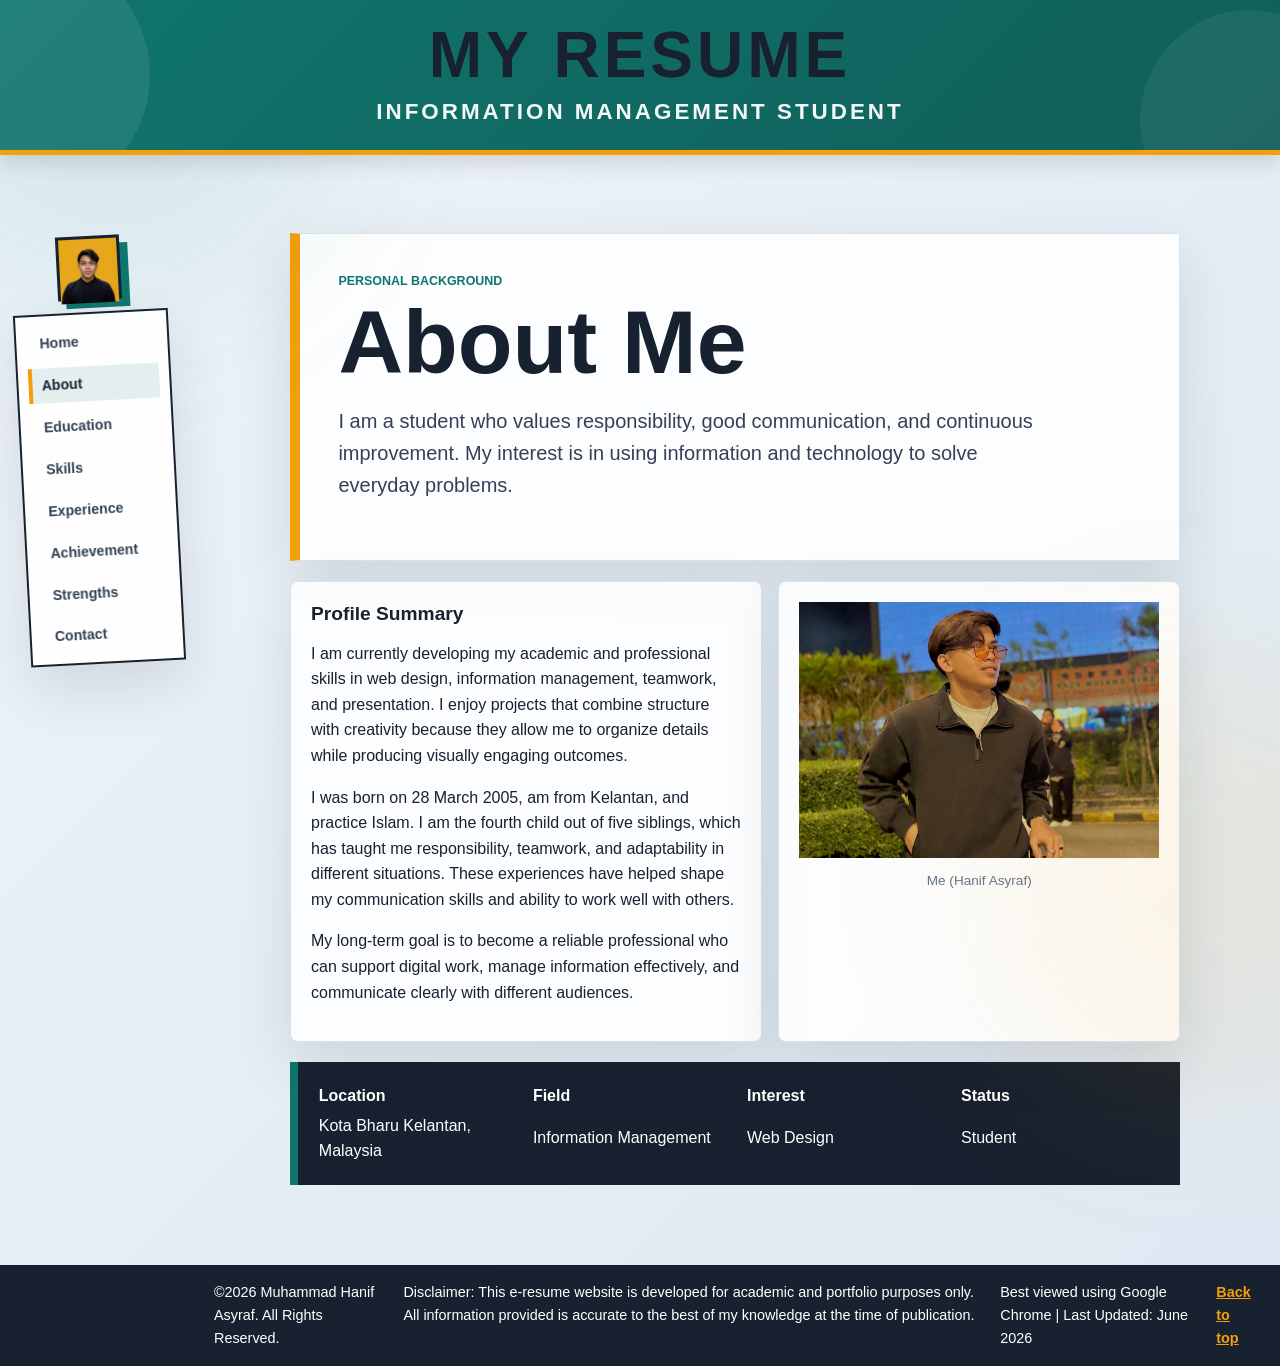
<file: about.html>
<!DOCTYPE html>
<html lang="en">
    <header class="resume-header">
    <h1>MY RESUME</h1>
    <p>INFORMATION MANAGEMENT STUDENT</p>
  </header>
<head>
  <meta charset="UTF-8">
  <meta name="viewport" content="width=device-width, initial-scale=1.0">
  <meta name="description" content="About page for a professional e-resume website.">
  <meta name="keywords" content="about me, background, e-resume">
  <meta name="author" content="Your Name">
  <title>About | Professional E-Resume</title>
  <link rel="stylesheet" href="css/style.css">
  <script defer src="js/script.js"></script>
</head>
<body>
  <a class="skip-link" href="#main">Skip to content</a>
  <aside class="side-map" aria-label="Site map">
    <a class="brand-mark" href="student.html" aria-label="Open student details">
      <img src="assets/images/profil2.jpg" alt=""></a>
    <nav>
      <a href="index.html">Home</a>
      <a class="active" href="about.html">About</a>
      <a href="education.html">Education</a>
      <a href="skills.html">Skills</a>
      <a href="experience.html">Experience</a>
      <a href="achievement.html">Achievement</a>
      <a href="strengths.html">Strengths</a>
      <a href="contact.html">Contact</a>
    </nav>
  </aside>

  <main id="main" class="page-shell">
    <header class="page-header">
      <p class="eyebrow">Personal background</p>
      <h1>About Me</h1>
      <p class="lead">I am a student who values responsibility, good communication, and continuous improvement. My interest is in using information and technology to solve everyday problems.</p>
    </header>

    <section class="two-column">
      <article class="story-card">
        <h2>Profile Summary</h2>
        <p>I am currently developing my academic and professional skills in web design, information management, teamwork, and presentation. I enjoy projects that combine structure with creativity because they allow me to organize details while producing visually engaging outcomes.</p>

       <p>I was born on 28 March 2005, am from Kelantan, and practice Islam. I am the fourth child out of five siblings, which has taught me responsibility, teamwork, and adaptability in different situations. These experiences have helped shape my communication skills and ability to work well with others.</p>

        <p>My long-term goal is to become a reliable professional who can support digital work, manage information effectively, and communicate clearly with different audiences.</p>
      </article>
      <figure class="image-note">
        <img src="assets/images/about.jpg" alt="Graphic showing organized resume cards">
        <center><figcaption>Me (Hanif Asyraf)</figcaption></center>
      </figure>
    </section>

    <section class="fact-strip" aria-label="Personal facts">
      <div><strong>Location</strong><span>Kota Bharu Kelantan, Malaysia</span></div>
      <div><strong>Field</strong><span>Information Management</span></div>
      <div><strong>Interest</strong><span>Web Design</span></div>
      <div><strong>Status</strong><span>Student</span></div>
    </section>
  </main>

  <footer class="site-footer">
    <p>&copy;2026 Muhammad Hanif Asyraf. All Rights Reserved.</p>

<p>Disclaimer: This e-resume website is developed for academic and portfolio purposes only. All information provided is accurate to the best of my knowledge at the time of publication.</p>

<p>Best viewed using Google Chrome | Last Updated: June 2026</p>
    <a href="#main">Back to top</a>
  </footer>
</body>
</html>
</file>
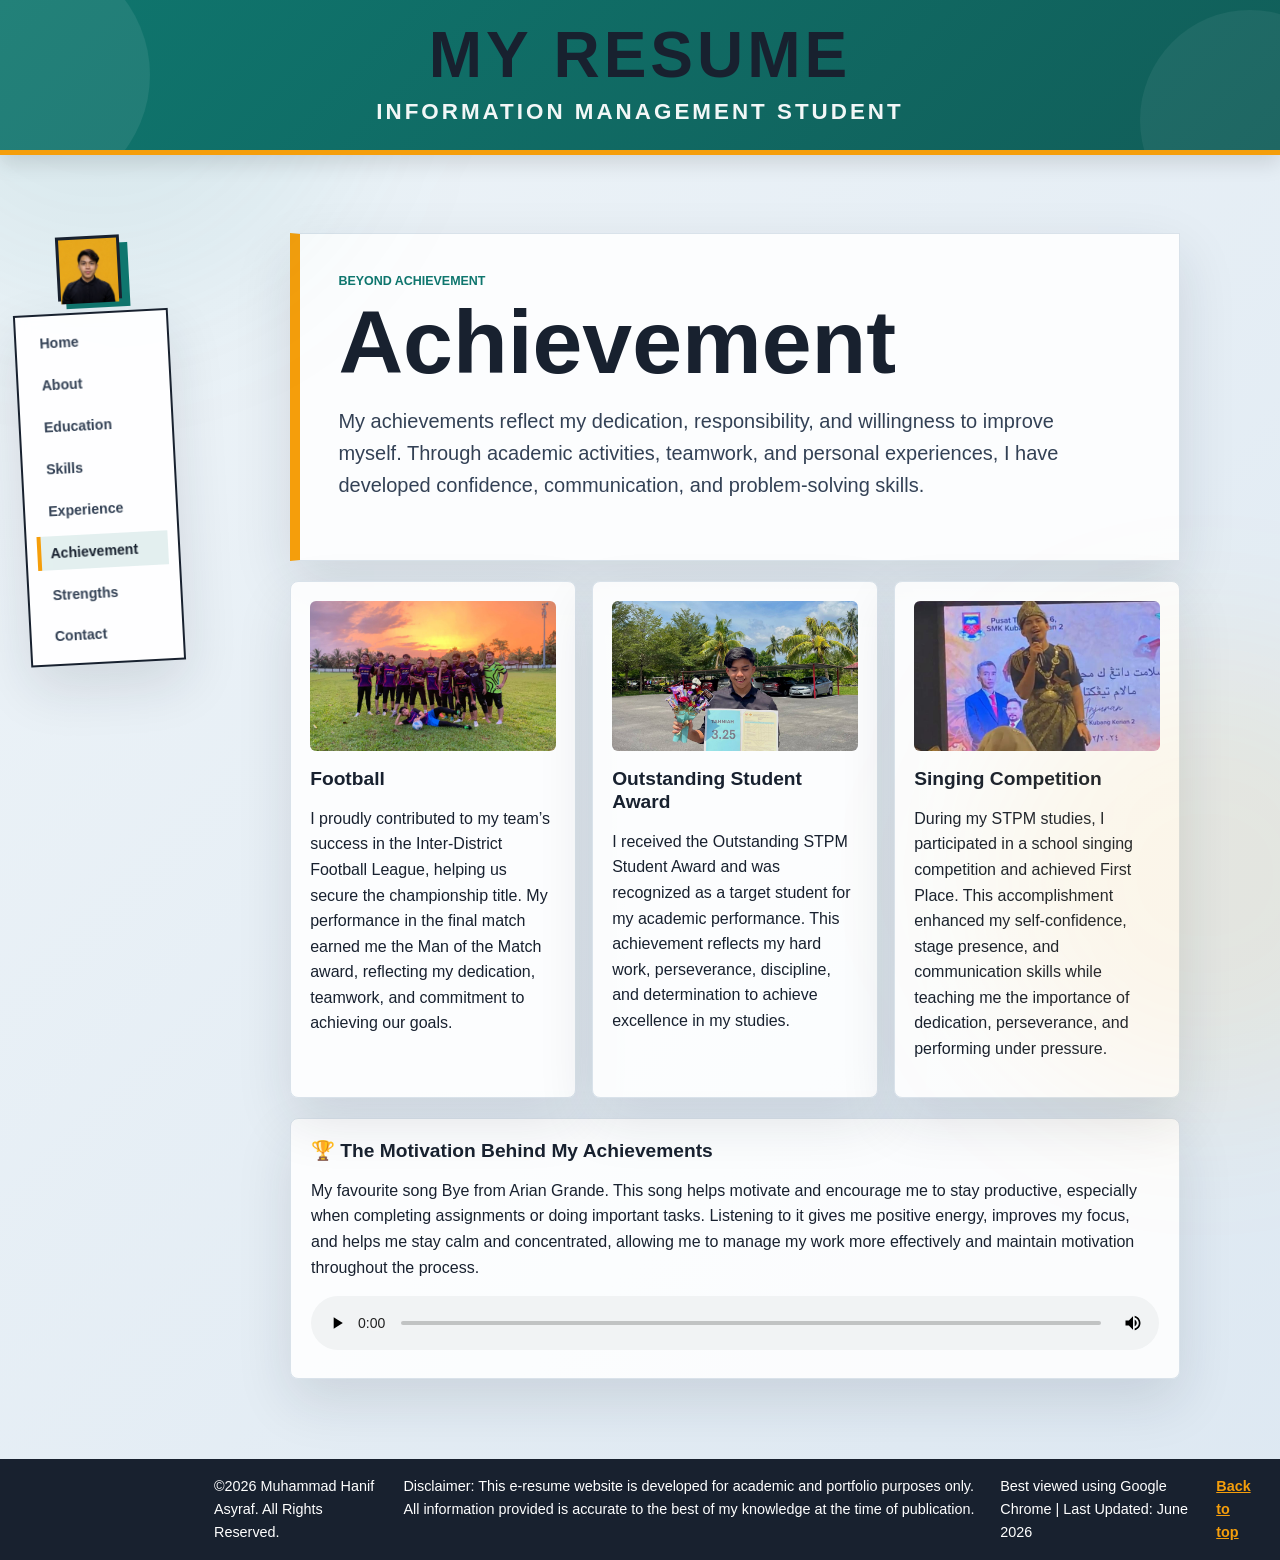
<file: achievement.html>
<!DOCTYPE html>
<html lang="en">
    <header class="resume-header">
    <h1>MY RESUME</h1>
    <p>INFORMATION MANAGEMENT STUDENT</p>
  </header>
<head>
  <meta charset="UTF-8">
  <meta name="viewport" content="width=device-width, initial-scale=1.0">
  <meta name="description" content="Hobbies page for a professional e-resume website.">
  <meta name="keywords" content="hobbies, interests, lifestyle, e-resume">
  <meta name="author" content="Your Name">
  <title>Achievement | Professional E-Resume</title>
  <link rel="stylesheet" href="css/style.css">
  <script defer src="js/script.js"></script>
</head>
<body>
  <a class="skip-link" href="#main">Skip to content</a>
  <aside class="side-map" aria-label="Site map">
    <a class="brand-mark" href="student.html" aria-label="Open student details">
      <img src="assets/images/profil2.jpg" alt="">
    </a>
    <nav>
      <a href="index.html">Home</a>
      <a href="about.html">About</a>
      <a href="education.html">Education</a>
      <a href="skills.html">Skills</a>
      <a href="experience.html">Experience</a>
      <a class="active" href="achievement.html">Achievement</a>
      <a href="strengths.html">Strengths</a>
      <a href="contact.html">Contact</a>
    </nav>
  </aside>

  <main id="main" class="page-shell">
    <header class="page-header">
      <p class="eyebrow">Beyond achievement</p>
      <h1>Achievement</h1>
      <p class="lead">My achievements reflect my dedication, responsibility, and willingness to improve myself. Through academic activities, teamwork, and personal experiences, I have developed confidence, communication, and problem-solving skills.</p>
    </header>

    <section class="hobby-grid">
      <article>
        <img src="assets/images/football.jpg" alt="Reading hobby illustration">
        <h2>Football</h2>
        <p>I proudly contributed to my team’s success in the Inter-District Football League, helping us secure the championship title. My performance in the final match earned me the Man of the Match award, reflecting my dedication, teamwork, and commitment to achieving our goals.</p>
      </article>
      <article>
        <img src="assets/images/acvhievement.jpg" alt="Design hobby illustration">
        <h2>Outstanding Student Award</h2>
        <p>I received the Outstanding STPM Student Award and was recognized as a target student for my academic performance. This achievement reflects my hard work, perseverance, discipline, and determination to achieve excellence in my studies.</p>
      </article>
      <article>
        <img src="assets/images/Sing.jpg" alt="Music hobby illustration">
        <h2>Singing Competition</h2>
        <p>During my STPM studies, I participated in a school singing competition and achieved First Place. This accomplishment enhanced my self-confidence, stage presence, and communication skills while teaching me the importance of dedication, perseverance, and performing under pressure.</p>
      </article>
    </section>

    <section class="audio-box">
      <h2>🏆 The Motivation Behind My Achievements</h2>
      <p>My favourite song Bye from Arian Grande. This song helps motivate and encourage me to stay productive, especially when completing assignments or doing important tasks. Listening to it gives me positive energy, improves my focus, and helps me stay calm and concentrated, allowing me to manage my work more effectively and maintain motivation throughout the process.</p>
      <audio controls>
        <source src="assets/media/audiobyebye.ogg" type="audio/wav">
      </audio>
    </section>
  </main>

  <footer class="site-footer">
    <p>&copy;2026 Muhammad Hanif Asyraf. All Rights Reserved.</p>

<p>Disclaimer: This e-resume website is developed for academic and portfolio purposes only. All information provided is accurate to the best of my knowledge at the time of publication.</p>

<p>Best viewed using Google Chrome | Last Updated: June 2026</p>
    <a href="#main">Back to top</a>
  </footer>
</body>
</html>
</file>
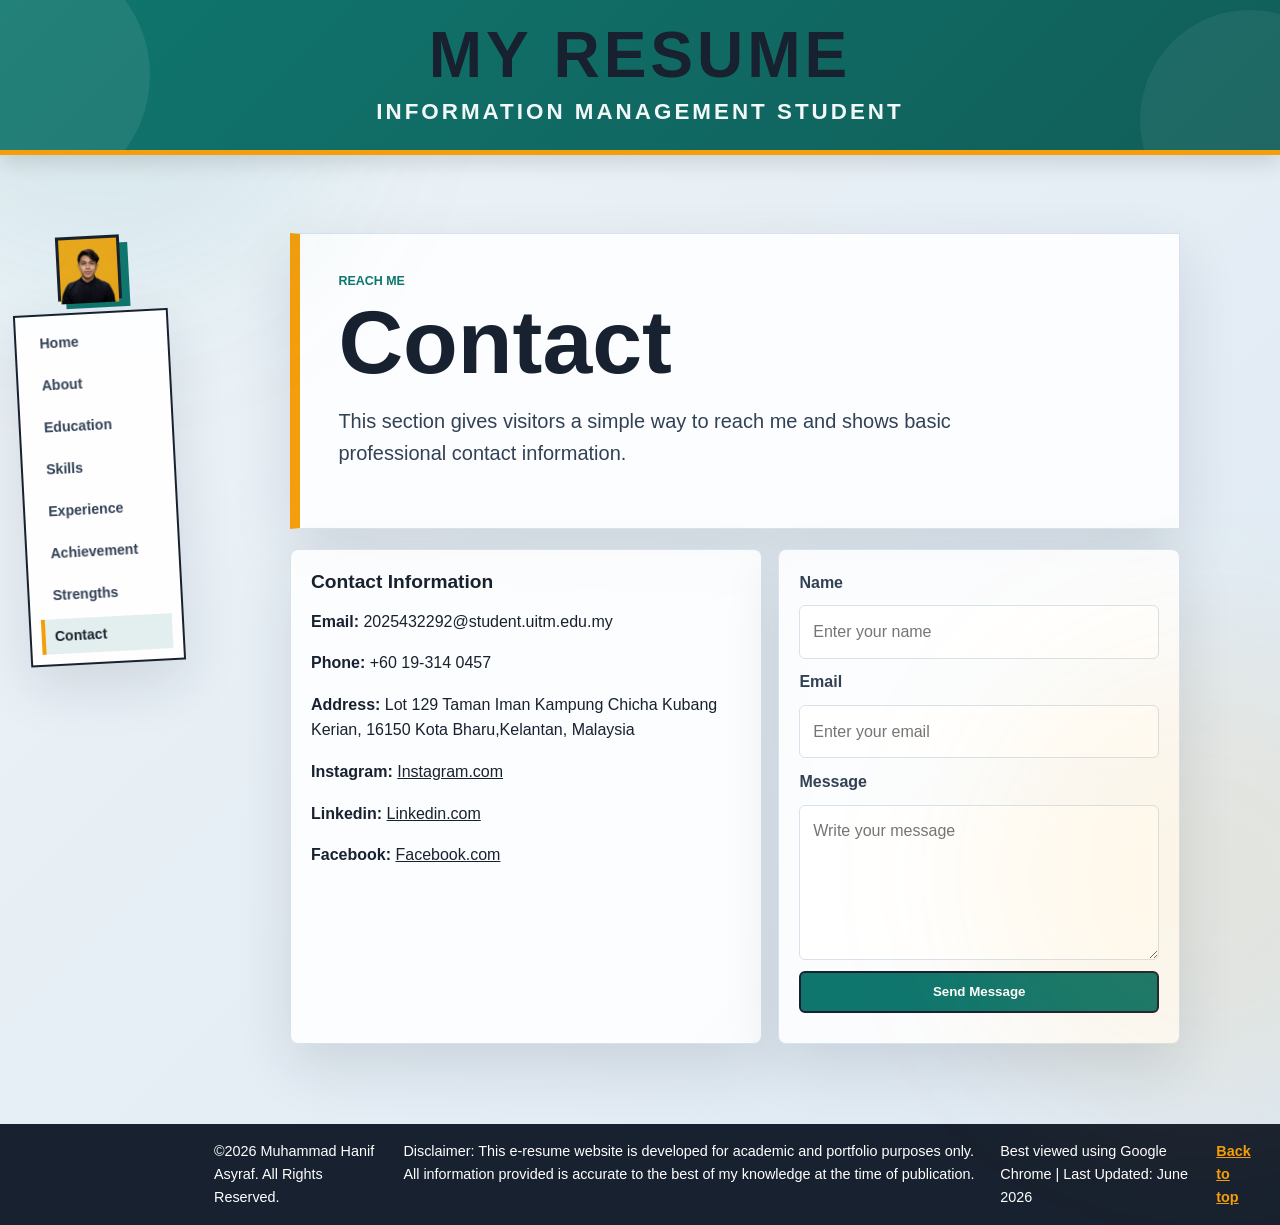
<file: contact.html>
<!DOCTYPE html>
<html lang="en">
    <header class="resume-header">
    <h1>MY RESUME</h1>
    <p>INFORMATION MANAGEMENT STUDENT</p>
  </header>
<head>
  <meta charset="UTF-8">
  <meta name="viewport" content="width=device-width, initial-scale=1.0">
  <meta name="description" content="Contact page for a professional e-resume website.">
  <meta name="keywords" content="contact, email, phone, e-resume">
  <meta name="author" content="Your Name">
  <title>Contact | Professional E-Resume</title>
  <link rel="stylesheet" href="css/style.css">
  <script defer src="js/script.js"></script>
</head>
<body>
  <a class="skip-link" href="#main">Skip to content</a>
  <aside class="side-map" aria-label="Site map">
    <a class="brand-mark" href="student.html" aria-label="Open student details">
      <img src="assets/images/profil2.jpg" alt="">
    </a>
    <nav>
      <a href="index.html">Home</a>
      <a href="about.html">About</a>
      <a href="education.html">Education</a>
      <a href="skills.html">Skills</a>
      <a href="experience.html">Experience</a>
      <a href="achievement.html">Achievement</a>
      <a href="strengths.html">Strengths</a>
      <a class="active" href="contact.html">Contact</a>
    </nav>
  </aside>

  <main id="main" class="page-shell">
    <header class="page-header">
      <p class="eyebrow">Reach me</p>
      <h1>Contact</h1>
      <p class="lead">This section gives visitors a simple way to reach me and shows basic professional contact information.</p>
    </header>

    <section class="contact-layout">
      <article class="contact-card">
        <h2>Contact Information</h2>
        <p><strong>Email:</strong> 2025432292@student.uitm.edu.my</p>
        <p><strong>Phone:</strong> +60 19-314 0457</p>
        <p><strong>Address:</strong> Lot 129 Taman Iman Kampung Chicha Kubang Kerian, 16150 Kota Bharu,Kelantan, Malaysia</p>
        <p><strong>Instagram:</strong> <a href="https://www.instagram.com/hnifasyrf._/" target="_blank" rel="noopener">Instagram.com</a></p>
        <p><strong>Linkedin:</strong> <a href="https://www.linkedin.com/jobs/" target="_blank"
          rel="noopener">Linkedin.com</a></p>
          <p><strong>Facebook:</strong> <a href="https://www.facebook.com/hanif.asyraf.7777" target="_blank" rel="noopener">Facebook.com</a></p>
      </article>

      <form class="contact-form" id="contact-form" action="#" method="post">
        <label for="name">Name</label>
        <input id="name" name="name" type="text" placeholder="Enter your name" required>

        <label for="email">Email</label>
        <input id="email" name="email" type="email" placeholder="Enter your email" required>

        <label for="message">Message</label>
        <textarea id="message" name="message" rows="5" placeholder="Write your message" required></textarea>

        <button class="button primary" type="submit">Send Message</button>
        <p class="form-status" id="form-status" aria-live="polite"></p>
      </form>
    </section>
  </main>

  <footer class="site-footer">
    <p>&copy;2026 Muhammad Hanif Asyraf. All Rights Reserved.</p>

<p>Disclaimer: This e-resume website is developed for academic and portfolio purposes only. All information provided is accurate to the best of my knowledge at the time of publication.</p>

<p>Best viewed using Google Chrome | Last Updated: June 2026</p>
    <a href="#main">Back to top</a>
  </footer>
</body>
</html>
</file>
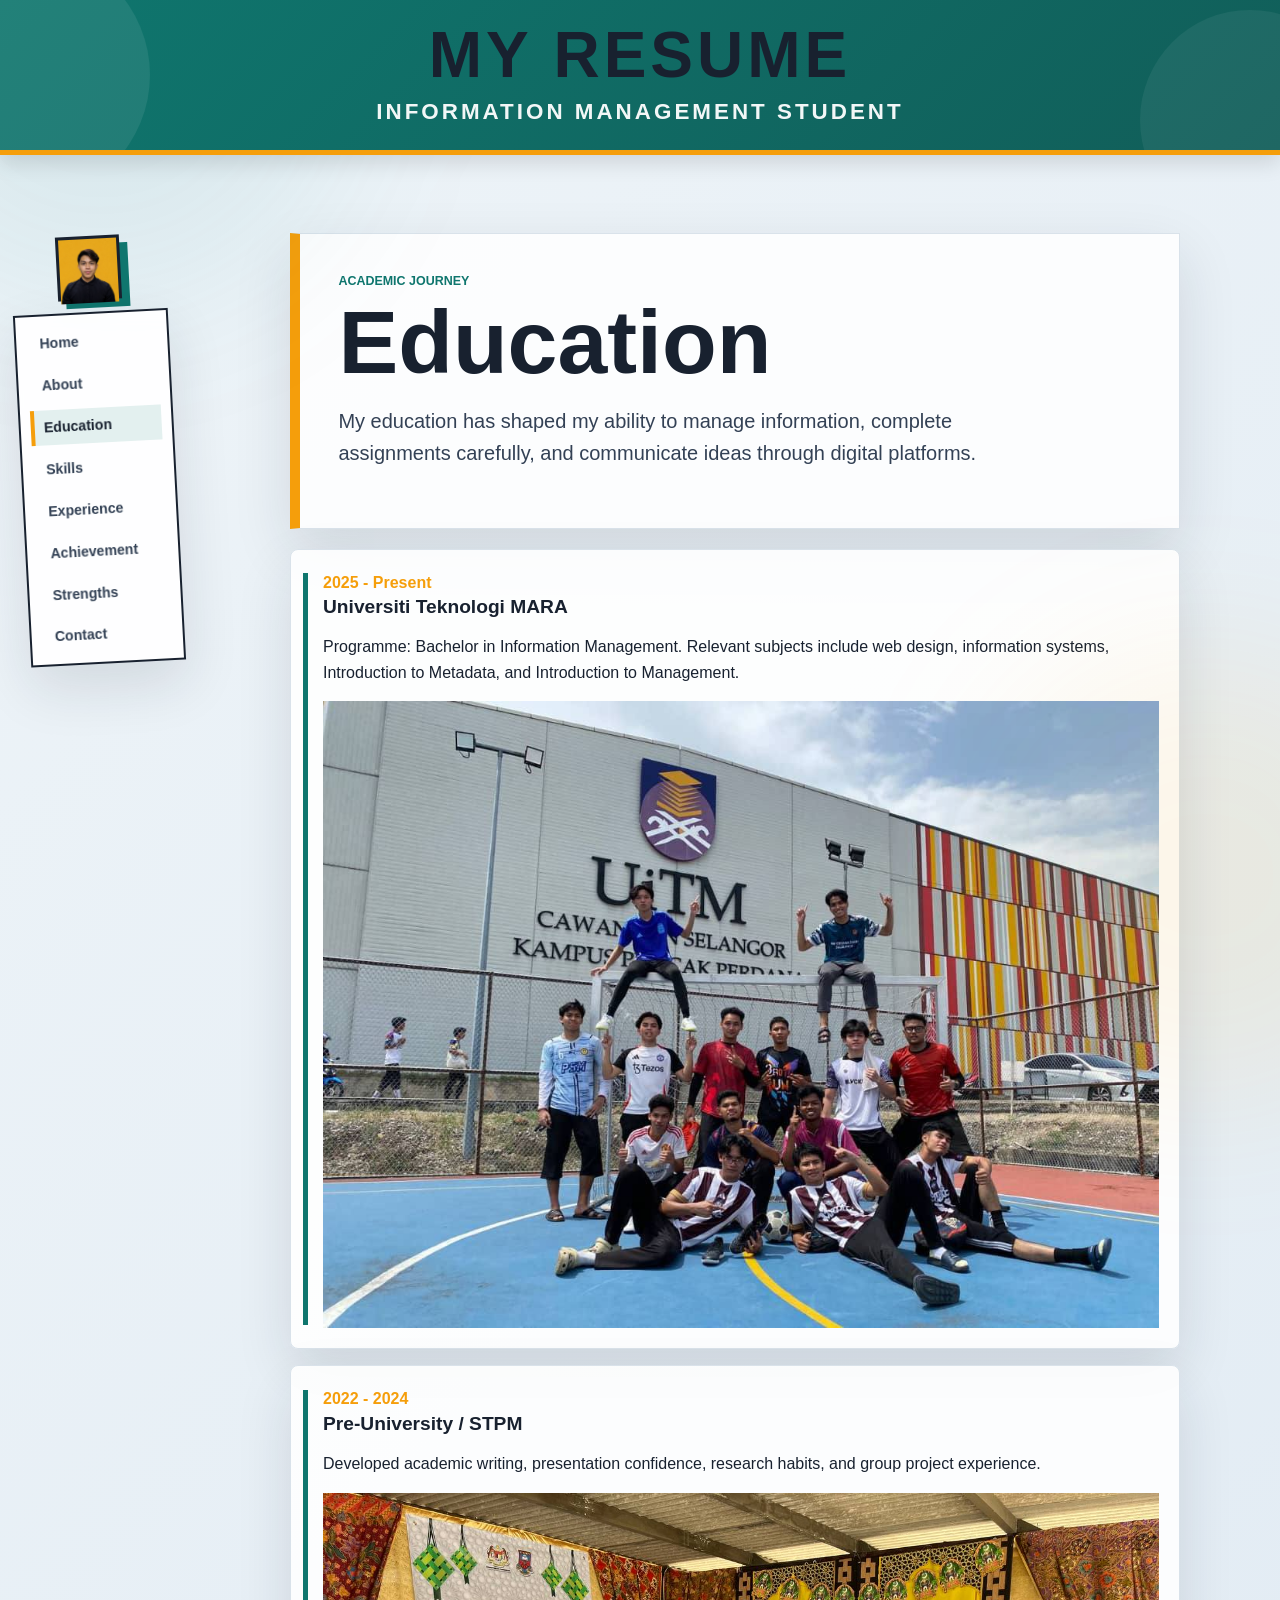
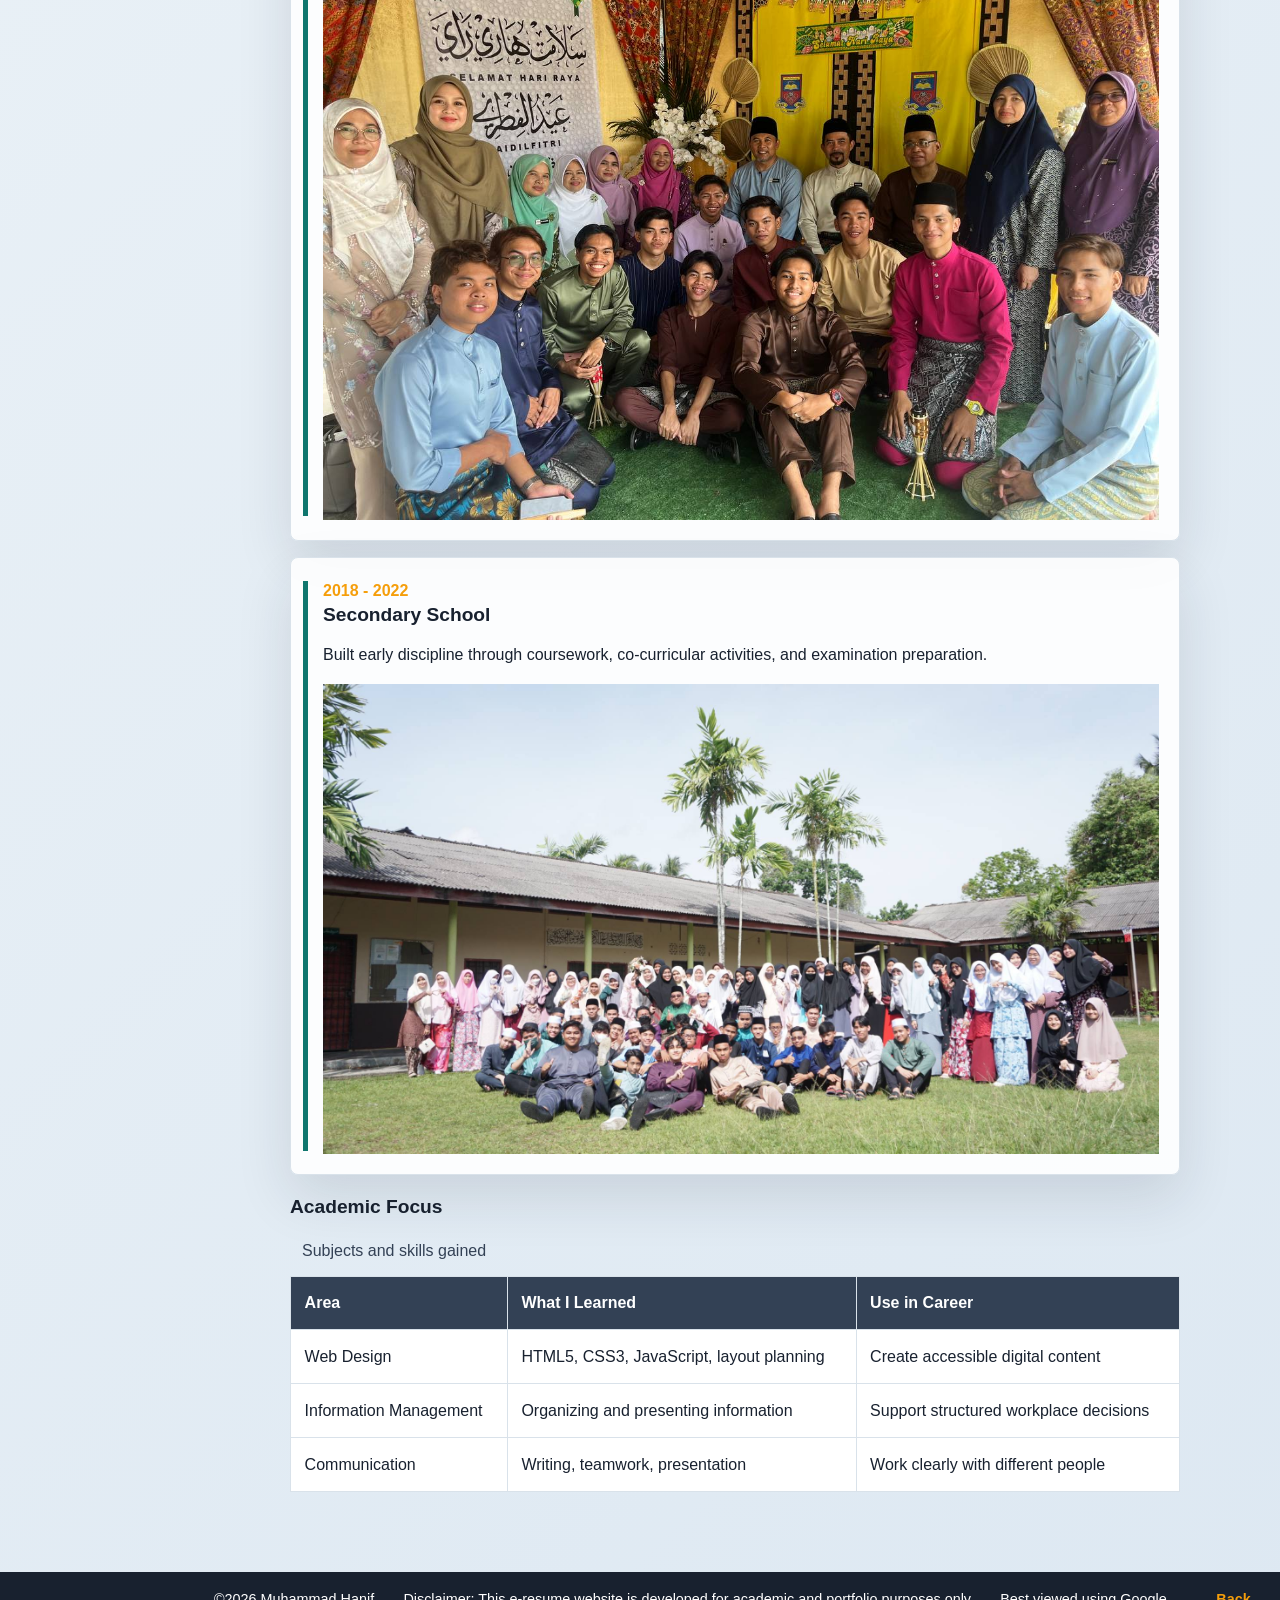
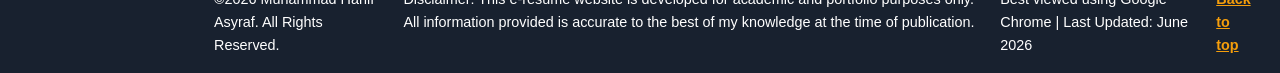
<file: education.html>
<!DOCTYPE html>
<html lang="en">
    <header class="resume-header">
    <h1>MY RESUME</h1>
    <p>INFORMATION MANAGEMENT STUDENT</p>
  </header>
<head>
  <meta charset="UTF-8">
  <meta name="viewport" content="width=device-width, initial-scale=1.0">
  <meta name="description" content="Education page for a professional e-resume website.">
  <meta name="keywords" content="education, university, academic, e-resume">
  <meta name="author" content="Your Name">
  <title>Education | Professional E-Resume</title>
  <link rel="stylesheet" href="css/style.css">
  <script defer src="js/script.js"></script>
</head>
<body>
  <a class="skip-link" href="#main">Skip to content</a>
  <aside class="side-map" aria-label="Site map">
    <a class="brand-mark" href="student.html" aria-label="Open student details">
      <img src="assets/images/profil2.jpg" alt="">
    </a>
    <nav>
      <a href="index.html">Home</a>
      <a href="about.html">About</a>
      <a class="active" href="education.html">Education</a>
      <a href="skills.html">Skills</a>
      <a href="experience.html">Experience</a>
      <a href="achievement.html">Achievement</a>
      <a href="strengths.html">Strengths</a>
      <a href="contact.html">Contact</a>
    </nav>
  </aside>

  <main id="main" class="page-shell">
    <header class="page-header">
      <p class="eyebrow">Academic journey</p>
      <h1>Education</h1>
      <p class="lead">My education has shaped my ability to manage information, complete assignments carefully, and communicate ideas through digital platforms.</p>
    </header>

    <section class="timeline" aria-label="Education timeline">
      <article>
        <time>2025 - Present</time>
        <h2>Universiti Teknologi MARA</h2>
        <p>Programme: Bachelor in Information Management. Relevant subjects include web design, information systems, Introduction to Metadata, and Introduction to Management.</p>
        <img src="assets/images/degree.jpg" alt="">
      </article>
      <article>
        <time>2022 - 2024</time>
        <h2>Pre-University / STPM</h2>
        <p>Developed academic writing, presentation confidence, research habits, and group project experience.</p>
        <img src="assets/images/stpm.jpg" alt="">
      </article>
      <article>
        <time>2018 - 2022</time>
        <h2>Secondary School</h2>
        <p>Built early discipline through coursework, co-curricular activities, and examination preparation.</p>
        <img src="assets/images/hightschool.jpg" alt="">
      </article>
    </section>

    <section class="table-section">
      <h2>Academic Focus</h2>
      <table>
        <caption>Subjects and skills gained</caption>
        <thead>
          <tr>
            <th>Area</th>
            <th>What I Learned</th>
            <th>Use in Career</th>
          </tr>
        </thead>
        <tbody>
          <tr>
            <td>Web Design</td>
            <td>HTML5, CSS3, JavaScript, layout planning</td>
            <td>Create accessible digital content</td>
          </tr>
          <tr>
            <td>Information Management</td>
            <td>Organizing and presenting information</td>
            <td>Support structured workplace decisions</td>
          </tr>
          <tr>
            <td>Communication</td>
            <td>Writing, teamwork, presentation</td>
            <td>Work clearly with different people</td>
          </tr>
        </tbody>
      </table>
    </section>
  </main>

  <footer class="site-footer">
    <p>&copy;2026 Muhammad Hanif Asyraf. All Rights Reserved.</p>

<p>Disclaimer: This e-resume website is developed for academic and portfolio purposes only. All information provided is accurate to the best of my knowledge at the time of publication.</p>

<p>Best viewed using Google Chrome | Last Updated: June 2026</p>
    <a href="#main">Back to top</a>
  </footer>
</body>
</html>
</file>
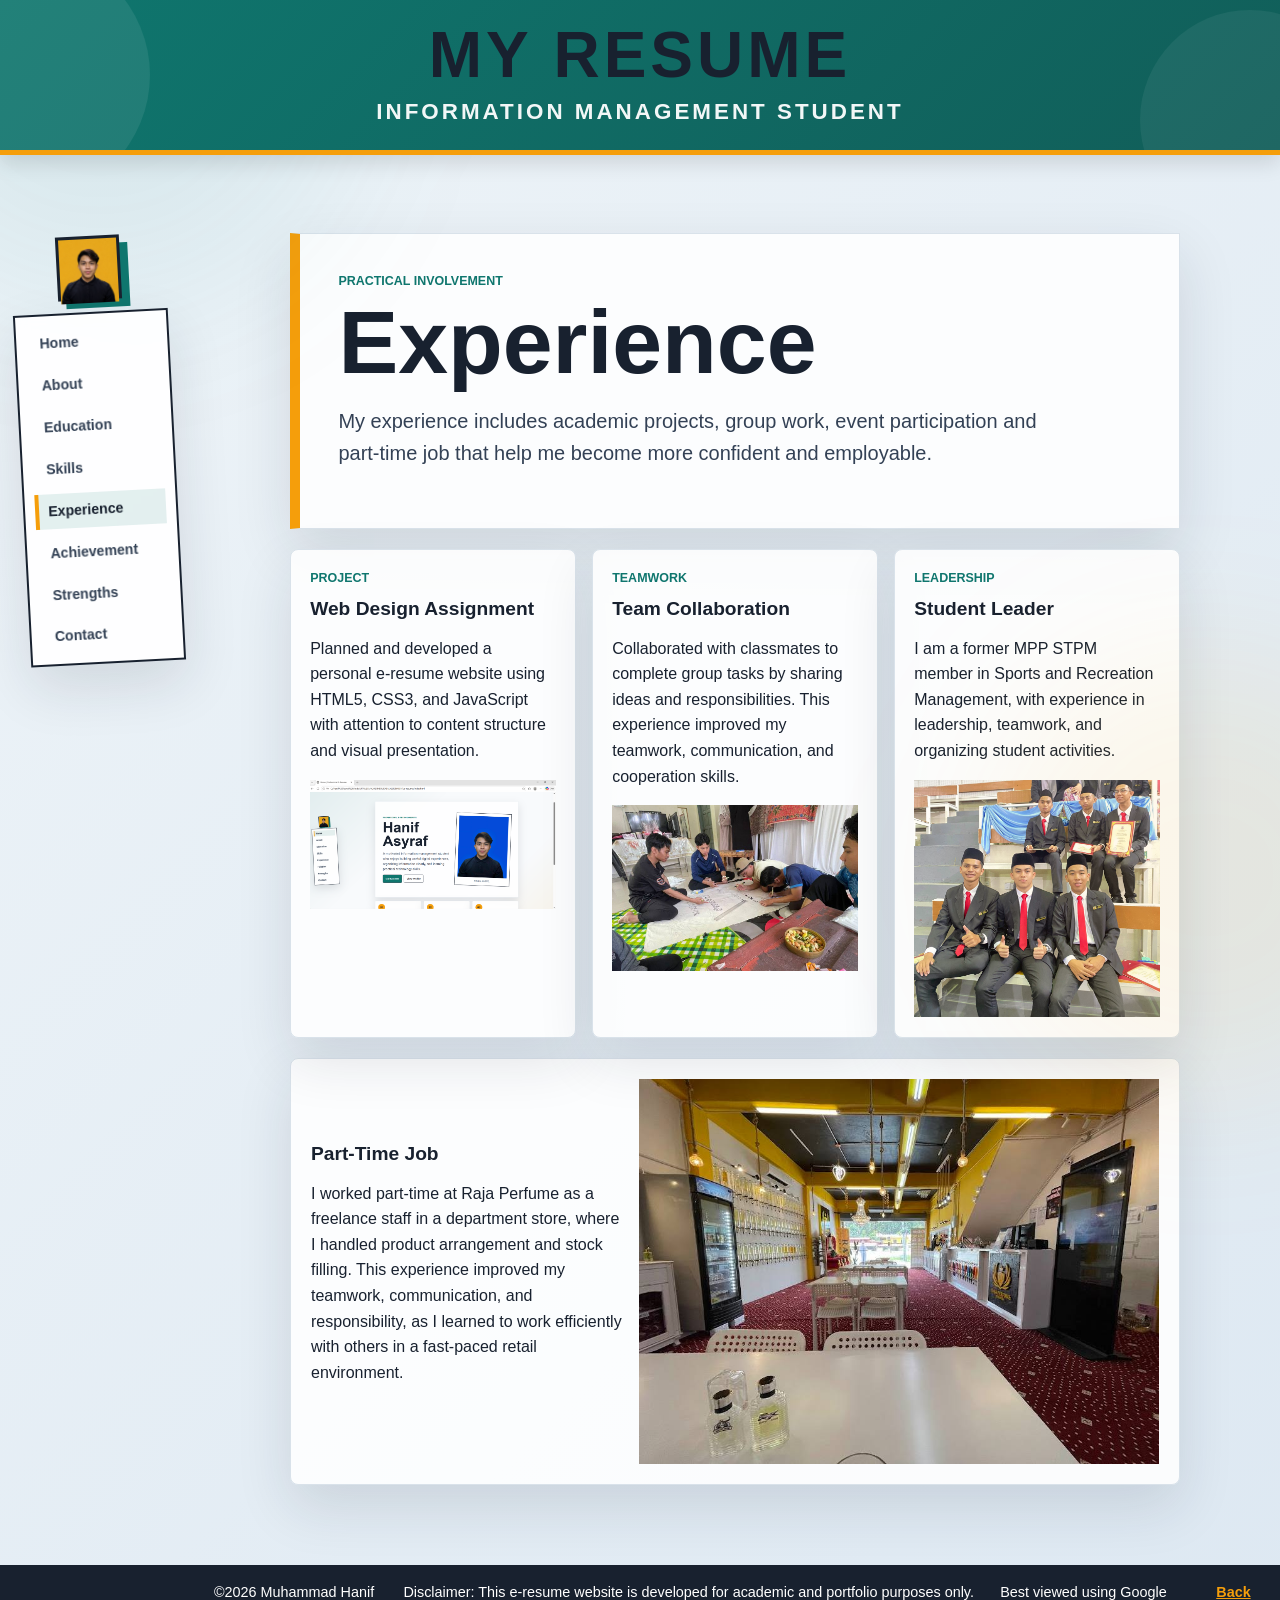
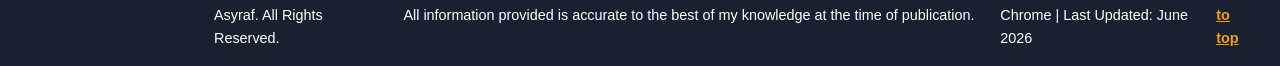
<file: experience.html>
<!DOCTYPE html>
<html lang="en">
    <header class="resume-header">
    <h1>MY RESUME</h1>
    <p>INFORMATION MANAGEMENT STUDENT</p>
  </header>
<head>
  <meta charset="UTF-8">
  <meta name="viewport" content="width=device-width, initial-scale=1.0">
  <meta name="description" content="Experience page for a professional e-resume website.">
  <meta name="keywords" content="experience, projects, work, e-resume">
  <meta name="author" content="Your Name">
  <title>Experience | Professional E-Resume</title>
  <link rel="stylesheet" href="css/style.css">
  <script defer src="js/script.js"></script>
</head>
<body>
  <a class="skip-link" href="#main">Skip to content</a>
  <aside class="side-map" aria-label="Site map">
    <a class="brand-mark" href="student.html" aria-label="Open student details">
      <img src="assets/images/profil2.jpg" alt="">
    </a>
    <nav>
      <a href="index.html">Home</a>
      <a href="about.html">About</a>
      <a href="education.html">Education</a>
      <a href="skills.html">Skills</a>
      <a class="active" href="experience.html">Experience</a>
      <a href="achievement.html">Achievement</a>
      <a href="strengths.html">Strengths</a>
      <a href="contact.html">Contact</a>
    </nav>
  </aside>

  <main id="main" class="page-shell">
    <header class="page-header">
      <p class="eyebrow">Practical involvement</p>
      <h1>Experience</h1>
      <p class="lead">My experience includes academic projects, group work, event participation and part-time job that help me become more confident and employable.</p>
    </header>

    <section class="experience-board">
      <article>
        <p class="tag">Project</p>
        <h2>Web Design Assignment</h2>
        <p>Planned and developed a personal e-resume website using HTML5, CSS3, and JavaScript with attention to content structure and visual presentation.</p>
        <img src="assets/images/webdesign.png" alt="">
      </article>
      <article>
        <p class="tag">Teamwork</p>
        <h2>Team Collaboration</h2>
        <p>Collaborated with classmates to complete group tasks by sharing ideas and responsibilities. This experience improved my teamwork, communication, and cooperation skills.</p>
        <img src="assets/images/teamwork.jpg" alt="">
      </article>
      <article>
        <p class="tag">Leadership</p>
        <h2>Student Leader</h2>
        <p>I am a former MPP STPM member in Sports and Recreation Management, with experience in leadership, teamwork, and organizing student activities.</p>
        <img src="assets/images/mpte.jpg" alt="">
      </article>
    </section>

    <section class="media-panel">
      <div>
        <h2>Part-Time Job</h2>
        <p>I worked part-time at Raja Perfume as a freelance staff in a department store, where I handled product arrangement and stock filling. This experience improved my teamwork, communication, and responsibility, as I learned to work efficiently with others in a fast-paced retail environment.</p>
      </div>
      <img src="assets/images/parttime.jpg" alt="">
    </section>
  </main>

  <footer class="site-footer">
    <p>&copy;2026 Muhammad Hanif Asyraf. All Rights Reserved.</p>

<p>Disclaimer: This e-resume website is developed for academic and portfolio purposes only. All information provided is accurate to the best of my knowledge at the time of publication.</p>

<p>Best viewed using Google Chrome | Last Updated: June 2026</p>
    <a href="#main">Back to top</a>
  </footer>
</body>
</html>
</file>
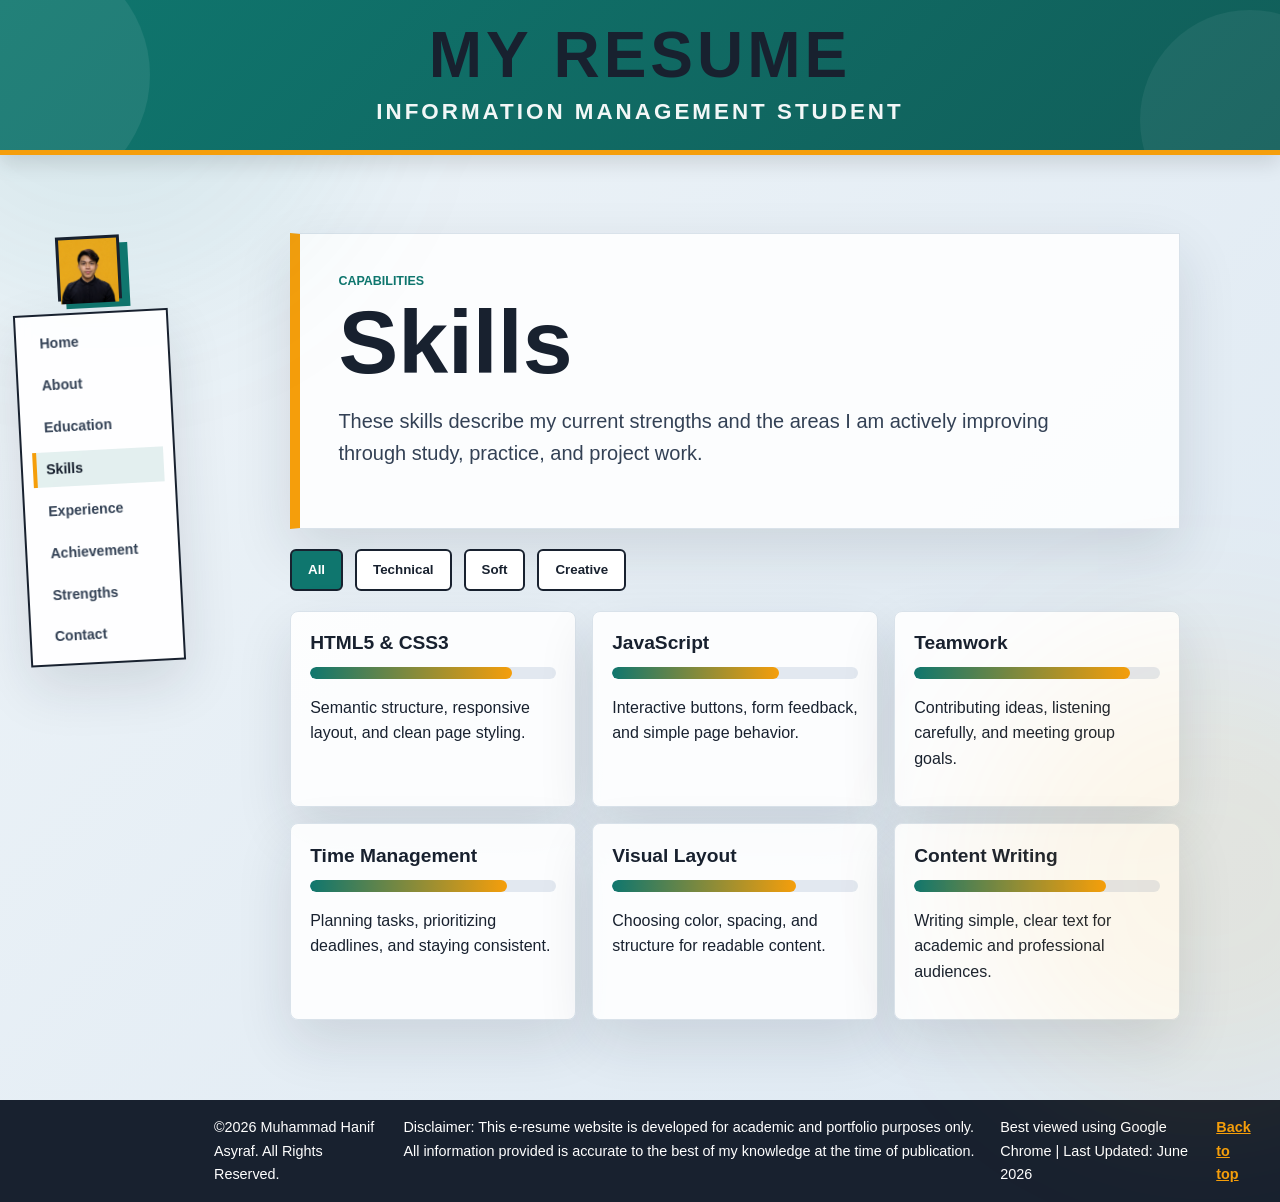
<file: skills.html>
<!DOCTYPE html>
<html lang="en">
    <header class="resume-header">
    <h1>MY RESUME</h1>
    <p>INFORMATION MANAGEMENT STUDENT</p>
  </header>
<head>
  <meta charset="UTF-8">
  <meta name="viewport" content="width=device-width, initial-scale=1.0">
  <meta name="description" content="Skills page for a professional e-resume website.">
  <meta name="keywords" content="skills, technical skills, soft skills, e-resume">
  <meta name="author" content="Your Name">
  <title>Skills | Professional E-Resume</title>
  <link rel="stylesheet" href="css/style.css">
  <script defer src="js/script.js"></script>
</head>
<body>
  <a class="skip-link" href="#main">Skip to content</a>
  <aside class="side-map" aria-label="Site map">
    <a class="brand-mark" href="student.html" aria-label="Open student details">
      <img src="assets/images/profil2.jpg" alt="">
    </a>
    <nav>
      <a href="index.html">Home</a>
      <a href="about.html">About</a>
      <a href="education.html">Education</a>
      <a class="active" href="skills.html">Skills</a>
      <a href="experience.html">Experience</a>
      <a href="achievement.html">Achievement</a>
      <a href="strengths.html">Strengths</a>
      <a href="contact.html">Contact</a>
    </nav>
  </aside>

  <main id="main" class="page-shell">
    <header class="page-header">
      <p class="eyebrow">Capabilities</p>
      <h1>Skills</h1>
      <p class="lead">These skills describe my current strengths and the areas I am actively improving through study, practice, and project work.</p>
    </header>

    <section class="skill-controls" aria-label="Skill filter">
      <button class="filter-button active" type="button" data-filter="all">All</button>
      <button class="filter-button" type="button" data-filter="technical">Technical</button>
      <button class="filter-button" type="button" data-filter="soft">Soft</button>
      <button class="filter-button" type="button" data-filter="creative">Creative</button>
    </section>

    <section class="skill-grid" aria-label="Skill list">
      <article data-category="technical">
        <h2>HTML5 & CSS3</h2>
        <div class="meter"><span style="width: 82%"></span></div>
        <p>Semantic structure, responsive layout, and clean page styling.</p>
      </article>
      <article data-category="technical">
        <h2>JavaScript</h2>
        <div class="meter"><span style="width: 68%"></span></div>
        <p>Interactive buttons, form feedback, and simple page behavior.</p>
      </article>
      <article data-category="soft">
        <h2>Teamwork</h2>
        <div class="meter"><span style="width: 88%"></span></div>
        <p>Contributing ideas, listening carefully, and meeting group goals.</p>
      </article>
      <article data-category="soft">
        <h2>Time Management</h2>
        <div class="meter"><span style="width: 80%"></span></div>
        <p>Planning tasks, prioritizing deadlines, and staying consistent.</p>
      </article>
      <article data-category="creative">
        <h2>Visual Layout</h2>
        <div class="meter"><span style="width: 75%"></span></div>
        <p>Choosing color, spacing, and structure for readable content.</p>
      </article>
      <article data-category="creative">
        <h2>Content Writing</h2>
        <div class="meter"><span style="width: 78%"></span></div>
        <p>Writing simple, clear text for academic and professional audiences.</p>
      </article>
    </section>
  </main>

  <footer class="site-footer">
    <p>&copy;2026 Muhammad Hanif Asyraf. All Rights Reserved.</p>

<p>Disclaimer: This e-resume website is developed for academic and portfolio purposes only. All information provided is accurate to the best of my knowledge at the time of publication.</p>

<p>Best viewed using Google Chrome | Last Updated: June 2026</p>
    <a href="#main">Back to top</a>
  </footer>
</body>
</html>
</file>
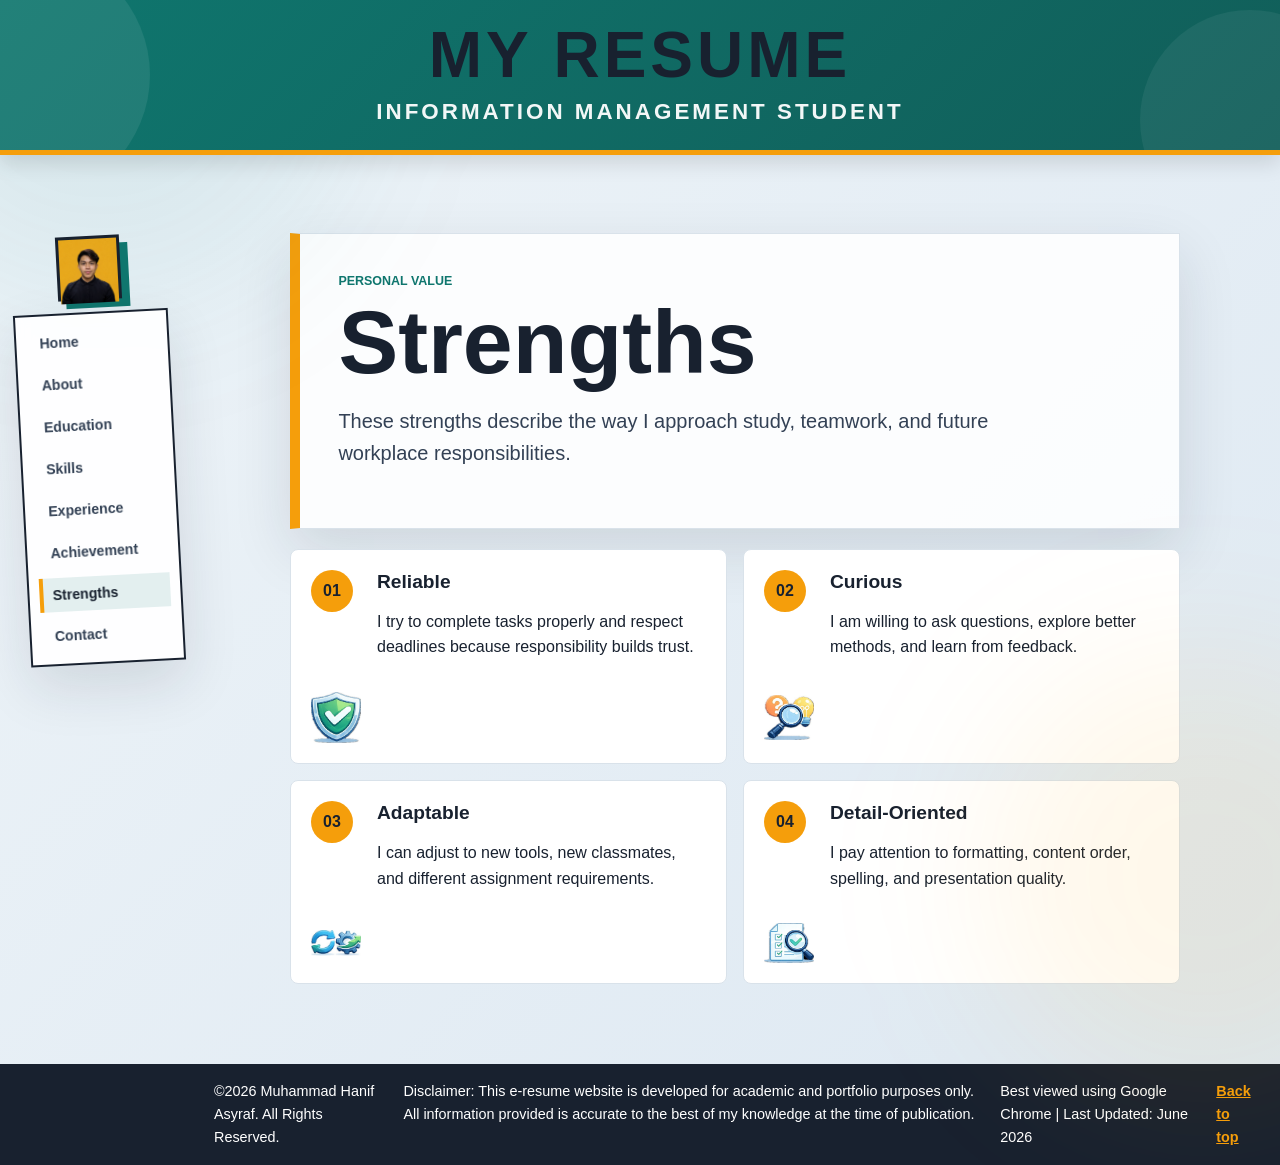
<file: strengths.html>
<!DOCTYPE html>
<html lang="en">
    <header class="resume-header">
    <h1>MY RESUME</h1>
    <p>INFORMATION MANAGEMENT STUDENT</p>
  </header>
<head>
  <meta charset="UTF-8">
  <meta name="viewport" content="width=device-width, initial-scale=1.0">
  <meta name="description" content="Strengths page for a professional e-resume website.">
  <meta name="keywords" content="strengths, personal qualities, e-resume">
  <meta name="author" content="Your Name">
  <title>Strengths | Professional E-Resume</title>
  <link rel="stylesheet" href="css/style.css">
  <script defer src="js/script.js"></script>
</head>
<body>
  <a class="skip-link" href="#main">Skip to content</a>
  <aside class="side-map" aria-label="Site map">
    <a class="brand-mark" href="student.html" aria-label="Open student details">
      <img src="assets/images/profil2.jpg" alt="">
    </a>
    <nav>
      <a href="index.html">Home</a>
      <a href="about.html">About</a>
      <a href="education.html">Education</a>
      <a href="skills.html">Skills</a>
      <a href="experience.html">Experience</a>
      <a href="achievement.html">Achievement</a>
      <a class="active" href="strengths.html">Strengths</a>
      <a href="contact.html">Contact</a>
    </nav>
  </aside>

  <main id="main" class="page-shell">
    <header class="page-header">
      <p class="eyebrow">Personal value</p>
      <h1>Strengths</h1>
      <p class="lead">These strengths describe the way I approach study, teamwork, and future workplace responsibilities.</p>
    </header>

    <section class="strength-list">
      <article>
        <span>01</span>
        <div>
          <h2>Reliable</h2>
          <p>I try to complete tasks properly and respect deadlines because responsibility builds trust.</p>
        </div> <img src="assets/images/1.jpg" alt="" class="strength-img">
      </article>
      <article>
        <span>02</span>
        <div>
          <h2>Curious</h2>
          <p>I am willing to ask questions, explore better methods, and learn from feedback.</p>
        </div> <img src="assets/images/2.jpg" alt="" class="strength-img">
      </article>
      <article>
        <span>03</span>
        <div>
          <h2>Adaptable</h2>
          <p>I can adjust to new tools, new classmates, and different assignment requirements.</p>
        </div> <img src="assets/images/3.jpg" alt="" class="strength-img">
      </article>
      <article>
        <span>04</span>
        <div>
          <h2>Detail-Oriented</h2>
          <p>I pay attention to formatting, content order, spelling, and presentation quality.</p>
        </div> <img src="assets/images/4.jpg" alt="" class="strength-img">
      </article>
    </section>
  </main>

  <footer class="site-footer">
    <p>&copy;2026 Muhammad Hanif Asyraf. All Rights Reserved.</p>

<p>Disclaimer: This e-resume website is developed for academic and portfolio purposes only. All information provided is accurate to the best of my knowledge at the time of publication.</p>

<p>Best viewed using Google Chrome | Last Updated: June 2026</p>
    <a href="#main">Back to top</a>
  </footer>
</body>
</html>
</file>
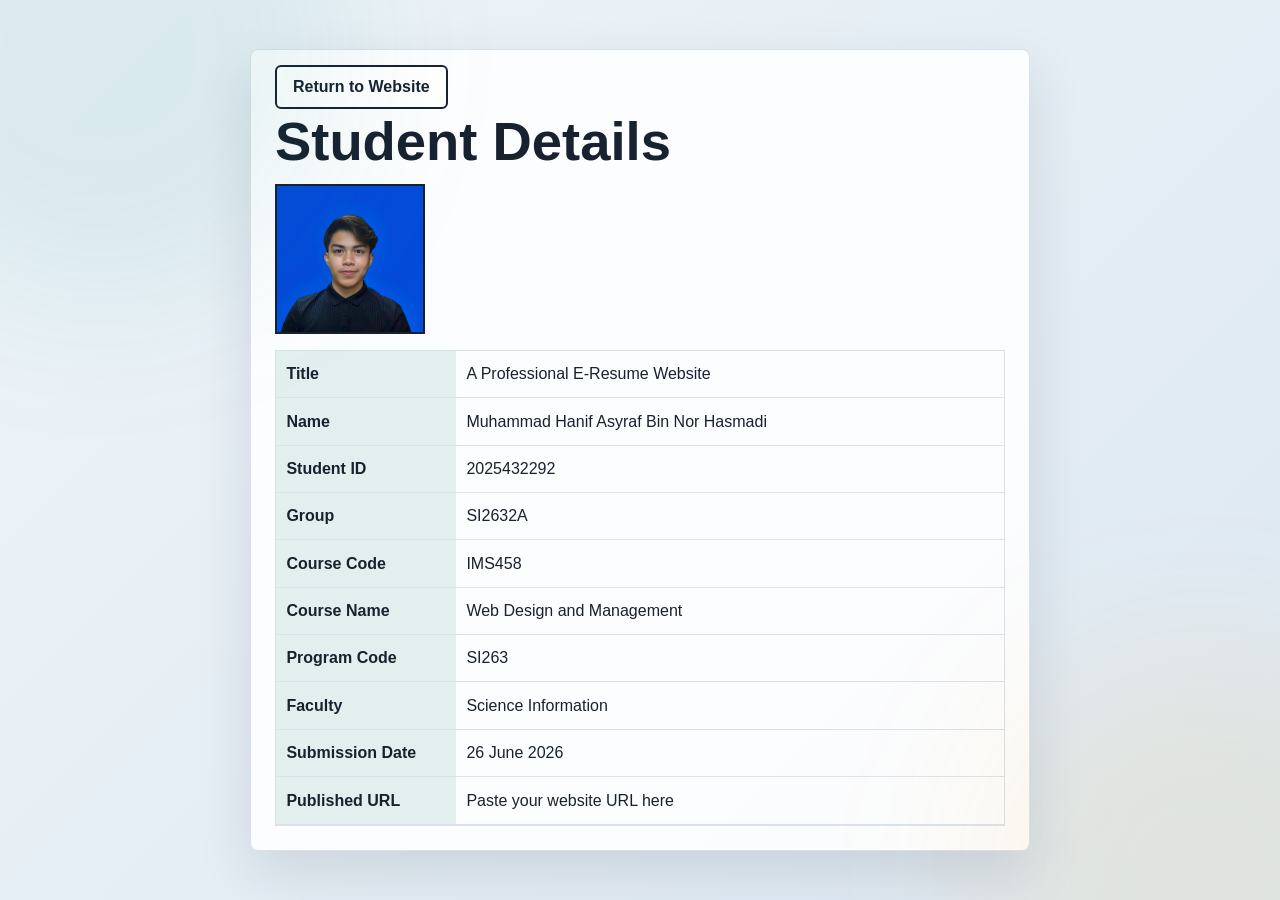
<file: student.html>
<!DOCTYPE html>
<html lang="en">
<head>
  <meta charset="UTF-8">
  <meta name="viewport" content="width=device-width, initial-scale=1.0">
  <meta name="description" content="Student details page for IMS458 e-resume assignment.">
  <meta name="keywords" content="student details, IMS458, e-resume">
  <meta name="author" content="Your Name">
  <title>Student Details | Professional E-Resume</title>
  <link rel="stylesheet" href="css/style.css">
</head>
<body class="student-page">
  <main class="student-card" id="main">
    <a class="button ghost" href="index.html">Return to Website</a>
    <h1>Student Details</h1>
    <img src="assets/images/profil.jpg" alt="Your student photo">
    <dl>
      <dt>Title</dt>
      <dd>A Professional E-Resume Website</dd>
      <dt>Name</dt>
      <dd>Muhammad Hanif Asyraf Bin Nor Hasmadi</dd>
      <dt>Student ID</dt>
      <dd>2025432292</dd>
      <dt>Group</dt>
      <dd>SI2632A</dd>
      <dt>Course Code</dt>
      <dd>IMS458</dd>
      <dt>Course Name</dt>
      <dd>Web Design and Management</dd>
      <dt>Program Code</dt>
      <dd>SI263</dd>
      <dt>Faculty</dt>
      <dd>Science Information</dd>
      <dt>Submission Date</dt>
      <dd>26 June 2026</dd>
      <dt>Published URL</dt>
      <dd>Paste your website URL here</dd>
    </dl>
  </main>
</body>
</html>
</file>
<file: css/style.css>
:root {
  --teal: #0f766e;
  --amber: #f59e0b;
  --slate: #334155;
  --paper: #f8fafc;
  --ink: #18212f;
  --muted: #64748b;
  --line: #d9e2ea;
  --white: #ffffff;
  --shadow: 0 22px 55px rgba(24, 33, 47, 0.12);
}


.resume-header {
  background: linear-gradient(135deg, #0f766e, #115e59);
  color: white;
  text-align: center;
  padding: 25px 20px 20px;
  margin-bottom: 30px;
  border-bottom: 5px solid #f59e0b;
  box-shadow: 0 8px 20px rgba(0,0,0,0.12);
  position: relative;
  overflow: hidden;
}

.resume-header h1 {
  font-size: 4rem;
  margin: 0;
  letter-spacing: 4px;
  font-weight: 900;
  text-transform: uppercase;
}

.resume-header p {
  margin-top: 8px;
  margin-bottom: 0;
  font-size: 1.4rem;
  letter-spacing: 3px;
  font-weight: 600;
  color: rgba(255,255,255,0.95);
}

.resume-header::before {
  content: "";
  position: absolute;
  top: -50px;
  left: -100px;

  width: 250px;
  height: 250px;

  background: rgba(255,255,255,0.08);
  border-radius: 50%;
}

.resume-header::after {
  content: "";
  position: absolute;
  bottom: -80px;
  right: -80px;

  width: 220px;
  height: 220px;

  background: rgba(255,255,255,0.06);
  border-radius: 50%;
} 

* {
  box-sizing: border-box;
}

html {
  scroll-behavior: smooth;
}

body {
  margin: 0;
  background:
    linear-gradient(135deg, rgba(15, 118, 110, 0.10), transparent 34%),
    linear-gradient(315deg, rgba(245, 158, 11, 0.13), transparent 34%),
    var(--paper);
  color: var(--ink);
  font-family: Poppins, Roboto, Arial, sans-serif;
  line-height: 1.6;
}

body{
    background: linear-gradient(135deg,#EEF4F8,#DDE8F2);
}

.hero{
    background:#ffffff;
    border-radius:20px;
    box-shadow:0 20px 60px rgba(0,0,0,.08);
}

body::before{
    content:"";
    position:fixed;
    top:-200px;
    left:-150px;
    width:500px;
    height:500px;
    border-radius:50%;
    background:rgba(0,128,128,.08);
    filter:blur(80px);
}

body::after{
    content:"";
    position:fixed;
    bottom:-200px;
    right:-150px;
    width:450px;
    height:450px;
    border-radius:50%;
    background:rgba(255,166,0,.08);
    filter:blur(80px);
}

a {
  color: inherit;
}

img,
video {
  max-width: 100%;
  display: block;
}

.skip-link {
  position: absolute;
  left: 1rem;
  top: -4rem;
  z-index: 30;
  background: var(--ink);
  color: var(--white);
  padding: 0.65rem 1rem;
  border-radius: 6px;
}

.skip-link:focus {
  top: 1rem;
}

.side-map {
  position: fixed;
  left: 1.25rem;
  top: 50%;
  z-index: 20;
  width: 155px;
  transform: translateY(-50%) rotate(-3deg);
  transform-origin: center;
}

.brand-mark {
  display: grid;
  width: 64px;
  height: 64px;
  margin: 0 auto 0.75rem;
  place-items: center;
  border: 3px solid var(--ink);
  background: var(--amber);
  color: var(--ink);
  font-weight: 800;
  text-decoration: none;
  box-shadow: 8px 8px 0 var(--teal);
}

.side-map nav {
  display: grid;
  gap: 0.45rem;
  padding: 0.65rem;
  border: 2px solid var(--ink);
  background: rgba(255, 255, 255, 0.92);
  box-shadow: var(--shadow);
  backdrop-filter: blur(8px);
}

.side-map a:not(.brand-mark) {
  padding: 0.38rem 0.55rem;
  border-left: 4px solid transparent;
  color: var(--slate);
  font-family: Roboto, Arial, sans-serif;
  font-size: 0.88rem;
  font-weight: 700;
  text-decoration: none;
}

.side-map a:not(.brand-mark):hover,
.side-map a.active {
  border-left-color: var(--amber);
  background: rgba(15, 118, 110, 0.11);
  color: var(--ink);
}

.resume-showcase{
    display:flex;
    align-items:center;
    gap:40px;
    max-width:1000px;
    margin:40px auto;
    padding:30px;
    background:white;
    border-radius:20px;
    box-shadow:0 5px 20px rgba(0,0,0,0.1);
}

.video-box{
    flex:1.5;
}

.video-box video{
    width:100%;
    border-radius:15px;
}

.info-box{
    flex:1;
}

.info-box h2{
    color:#0f172a;
    margin-bottom:15px;
}

.btn{
    display:inline-block;
    margin-top:15px;
    background:#d4a017;
    color:white;
    padding:10px 20px;
    border-radius:8px;
    text-decoration:none;
}

.page-shell {
  width: min(1080px, calc(100% - 2rem));
  margin: 0 auto;
  padding: 3rem 0 5rem 190px;
}

.hero,
.page-header,
.story-card,
.image-note,
.quick-grid article,
.timeline article,
.skill-grid article,
.experience-board article,
.hobby-grid article,
.audio-box,
.media-panel,
.contact-card,
.contact-form,
.student-card {
  border: 1px solid var(--line);
  background: rgba(255, 255, 255, 0.88);
  box-shadow: var(--shadow);
}

.hero {
  min-height: 82vh;
  align-items: center;
}

.panel-split {
  display: grid;
  grid-template-columns: 1.1fr 0.9fr;
  gap: 2rem;
  padding: clamp(1.25rem, 4vw, 3rem);
}

.eyebrow,
.section-kicker,
.tag {
  margin: 0 0 0.5rem;
  color: var(--teal);
  font-size: 0.78rem;
  font-weight: 800;
  letter-spacing: 0;
  text-transform: uppercase;
}

h1,
h2,
h3,
p {
  overflow-wrap: anywhere;
}

h1 {
  margin: 0;
  color: var(--ink);
  font-family: Arial, Poppins, sans-serif;
  font-size: clamp(2.8rem, 8vw, 5.6rem);
  line-height: 0.95;
}

h2 {
  margin: 0 0 0.5rem;
  color: var(--ink);
  font-size: 1.2rem;
  line-height: 1.2;
}

.lead {
  max-width: 720px;
  color: var(--slate);
  font-size: clamp(1rem, 2vw, 1.25rem);
}

.hero-actions,
.skill-controls {
  display: flex;
  flex-wrap: wrap;
  gap: 0.75rem;
  margin-top: 1.25rem;
}

.button,
.filter-button {
  min-height: 42px;
  border: 2px solid var(--ink);
  border-radius: 6px;
  padding: 0.7rem 1rem;
  font-weight: 800;
  text-decoration: none;
  cursor: pointer;
}

.button.primary,
.filter-button.active {
  background: var(--teal);
  color: var(--white);
}

.button.ghost,
.filter-button {
  background: var(--white);
  color: var(--ink);
}

.photo-stage {
  margin: 0;
  padding: 1rem;
  border: 2px solid var(--ink);
  background: var(--white);
  transform: rotate(2deg);
}

.photo-stage img {
  width: 100%;
  aspect-ratio: 4 / 5;
  object-fit: cover;
  border: 1px solid var(--line);
}

.photo-stage figcaption,
.image-note figcaption {
  margin-top: 0.75rem;
  color: var(--muted);
  font-size: 0.85rem;
}

.quick-grid,
.experience-board,
.hobby-grid,
.skill-grid {
  display: grid;
  grid-template-columns: repeat(3, 1fr);
  gap: 1rem;
  margin-top: 1.25rem;
}

.quick-grid article,
.skill-grid article,
.experience-board article,
.hobby-grid article {
  padding: 1.2rem;
  border-radius: 8px;
}

.quick-grid span,
.strength-list span {
  display: inline-grid;
  width: 42px;
  height: 42px;
  margin-bottom: 0.75rem;
  place-items: center;
  border-radius: 50%;
  background: var(--amber);
  color: var(--ink);
  font-weight: 900;
}

.content-band,
.fact-strip {
  display: grid;
  grid-template-columns: 0.75fr 1.25fr;
  gap: 1rem;
  margin-top: 1.25rem;
  padding: 1.3rem;
  border-left: 8px solid var(--teal);
  background: var(--ink);
  color: var(--white);
}

.content-band h2,
.content-band p,
.fact-strip strong,
.fact-strip span {
  color: var(--white);
}

.page-header {
  padding: clamp(1.25rem, 3vw, 2.4rem);
  border-left: 10px solid var(--amber);
}

.two-column,
.contact-layout {
  display: grid;
  grid-template-columns: 1fr 0.85fr;
  gap: 1rem;
  margin-top: 1.25rem;
}

.story-card,
.image-note,
.audio-box,
.media-panel,
.contact-card,
.contact-form {
  padding: 1.25rem;
  border-radius: 8px;
}

.image-note {
  margin: 0;
}

.fact-strip {
  grid-template-columns: repeat(4, 1fr);
}

.fact-strip div {
  display: grid;
  gap: 0.25rem;
}

.timeline {
  display: grid;
  gap: 1rem;
  margin-top: 1.25rem;
}

.timeline article {
  position: relative;
  padding: 1.25rem 1.25rem 1.25rem 2rem;
  border-radius: 8px;
}

.timeline article::before {
  content: "";
  position: absolute;
  left: 0.75rem;
  top: 1.45rem;
  bottom: 1.45rem;
  width: 5px;
  background: var(--teal);
}

time {
  color: var(--amber);
  font-weight: 900;
}

.table-section {
  margin-top: 1.25rem;
  overflow-x: auto;
}

table {
  width: 100%;
  border-collapse: collapse;
  background: var(--white);
}

caption {
  padding: 0.75rem;
  color: var(--slate);
  text-align: left;
}

th,
td {
  border: 1px solid var(--line);
  padding: 0.85rem;
  text-align: left;
}

th {
  background: var(--slate);
  color: var(--white);
}

.meter {
  height: 12px;
  margin: 0.8rem 0;
  overflow: hidden;
  border-radius: 999px;
  background: #e2e8f0;
}

.meter span {
  display: block;
  height: 100%;
  border-radius: inherit;
  background: linear-gradient(90deg, var(--teal), var(--amber));
}

.media-panel {
  display: grid;
  grid-template-columns: 0.75fr 1.25fr;
  gap: 1rem;
  align-items: center;
  margin-top: 1.25rem;
}

video {
  width: 100%;
  border: 2px solid var(--ink);
  background: var(--slate);
}

.hobby-grid article img {
  width: 100%;
  height: 150px;
  margin-bottom: 1rem;
  object-fit: cover;
  border-radius: 6px;
}

.audio-box {
  margin-top: 1.25rem;
}

audio {
  width: 100%;
}

.strength-list {
  display: grid;
  grid-template-columns: repeat(2, 1fr);
  gap: 1rem;
  margin-top: 1.25rem;
}

.strength-img {
  width: 50px;
}

.strength-list article {
  display: grid;
  grid-template-columns: auto 1fr;
  gap: 1rem;
  padding: 1.25rem;
  border: 1px solid var(--line);
  border-radius: 8px;
  background: var(--white);
}

.contact-form {
  display: grid;
  gap: 0.65rem;
}

label {
  color: var(--slate);
  font-weight: 800;
}

input,
textarea {
  width: 100%;
  border: 1px solid var(--line);
  border-radius: 6px;
  padding: 0.8rem;
  font: inherit;
}

input:focus,
textarea:focus {
  outline: 3px solid rgba(245, 158, 11, 0.35);
  border-color: var(--amber);
}

.form-status {
  margin: 0;
  color: var(--teal);
  font-weight: 800;
}

.site-footer {
  display: flex;
  justify-content: space-between;
  gap: 1rem;
  padding: 1rem 1.5rem 1rem calc(190px + 1.5rem);
  background: var(--ink);
  color: var(--white);
  font-family: Roboto, Arial, sans-serif;
  font-size: 0.9rem;
}

.site-footer p {
  margin: 0;
}

.site-footer a {
  color: var(--amber);
  font-weight: 800;
}

.student-page {
  min-height: 100vh;
  display: grid;
  place-items: center;
  padding: 1rem;
}

.student-card {
  width: min(780px, 100%);
  padding: 1.5rem;
  border-radius: 8px;
}

.student-card h1 {
  margin: 1rem 0;
  font-size: clamp(2rem, 6vw, 3.4rem);
}

.student-card img {
  width: 150px;
  aspect-ratio: 1;
  object-fit: cover;
  border: 2px solid var(--ink);
}

dl {
  display: grid;
  grid-template-columns: 180px 1fr;
  gap: 0;
  margin: 1rem 0 0;
  border: 1px solid var(--line);
}

dt,
dd {
  margin: 0;
  padding: 0.65rem;
  border-bottom: 1px solid var(--line);
}

dt {
  background: rgba(15, 118, 110, 0.10);
  font-weight: 900;
}

@media (max-width: 900px) {
  .side-map {
    position: sticky;
    top: 0;
    width: 100%;
    transform: none;
    background: var(--paper);
    padding: 0.5rem;
  }

  .brand-mark {
    display: none;
  }

  .side-map nav {
    display: flex;
    gap: 0.25rem;
    overflow-x: auto;
  }

  .side-map a:not(.brand-mark) {
    white-space: nowrap;
  }

  .page-shell {
    width: min(100% - 1rem, 1080px);
    padding: 1rem 0 4rem;
  }

  .site-footer {
    padding: 1rem;
  }
}

@media (max-width: 760px) {
  .panel-split,
  .two-column,
  .contact-layout,
  .content-band,
  .media-panel,
  .fact-strip,
  .strength-list,
  .quick-grid,
  .experience-board,
  .hobby-grid,
  .skill-grid {
    grid-template-columns: 1fr;
  }

  .hero {
    min-height: auto;
  }

  .photo-stage {
    transform: none;
  }

  .site-footer {
    display: grid;
  }

  dl {
    grid-template-columns: 1fr;
  }
}

.skill-grid article {
  opacity: 0;
  transform: translateY(30px);
  animation: fadeUp 0.8s ease forwards;
  transition: all 0.3s ease;
}

/* Skill cards appear one by one */
.skill-grid article:nth-child(1) {
  animation-delay: 0.1s;
}

.skill-grid article:nth-child(2) {
  animation-delay: 0.2s;
}

.skill-grid article:nth-child(3) {
  animation-delay: 0.3s;
}

.skill-grid article:nth-child(4) {
  animation-delay: 0.4s;
}

.skill-grid article:nth-child(5) {
  animation-delay: 0.5s;
}

.skill-grid article:nth-child(6) {
  animation-delay: 0.6s;
}

.skill-grid article:hover {
  transform: translateY(-10px) scale(1.02);
  box-shadow: 0 20px 40px rgba(0, 0, 0, 0.15);
}

.filter-button {
  transition: all 0.3s ease;
}

.filter-button:hover {
  transform: translateY(-3px);
  box-shadow: 0 8px 20px rgba(15, 118, 110, 0.25);
}


.meter {
  position: relative;
}

.meter span {
  animation: growBar 2s ease-out;
}

@keyframes fadeUp {
  from {
    opacity: 0;
    transform: translateY(30px);
  }

  to {
    opacity: 1;
    transform: translateY(0);
  }
}

@keyframes growBar {
  from {
    width: 0;
  }
}

.page-header {
  animation: fadeInDown 1s ease;
}

.strength-list article {
  opacity: 0;
  transform: translateY(30px);
  animation: fadeUpStrength 0.8s ease forwards;
  transition: all 0.3s ease;
}

.strength-list article:nth-child(1) {
  animation-delay: 0.1s;
}

.strength-list article:nth-child(2) {
  animation-delay: 0.3s;
}

.strength-list article:nth-child(3) {
  animation-delay: 0.5s;
}

.strength-list article:nth-child(4) {
  animation-delay: 0.7s;
}

.strength-list article:hover {
  transform: translateY(-10px) scale(1.02);
  box-shadow: 0 20px 40px rgba(0,0,0,0.15);
}

.strength-img {
  animation: float 3s ease-in-out infinite;
  transition: transform 0.3s ease;
}

.strength-list article:hover .strength-img {
  transform: scale(1.15);
}

.strength-list span {
  animation: popIn 0.8s ease;
}

@keyframes fadeUpStrength {
  from {
    opacity: 0;
    transform: translateY(30px);
  }

  to {
    opacity: 1;
    transform: translateY(0);
  }
}

@keyframes fadeInDown {
  from {
    opacity: 0;
    transform: translateY(-30px);
  }

  to {
    opacity: 1;
    transform: translateY(0);
  }
}

@keyframes float {
  0%,100% {
    transform: translateY(0);
  }

  50% {
    transform: translateY(-8px);
  }
}

@keyframes popIn {
  0% {
    transform: scale(0);
  }

  80% {
    transform: scale(1.1);
  }

  100% {
    transform: scale(1);
  }
}
</file>
